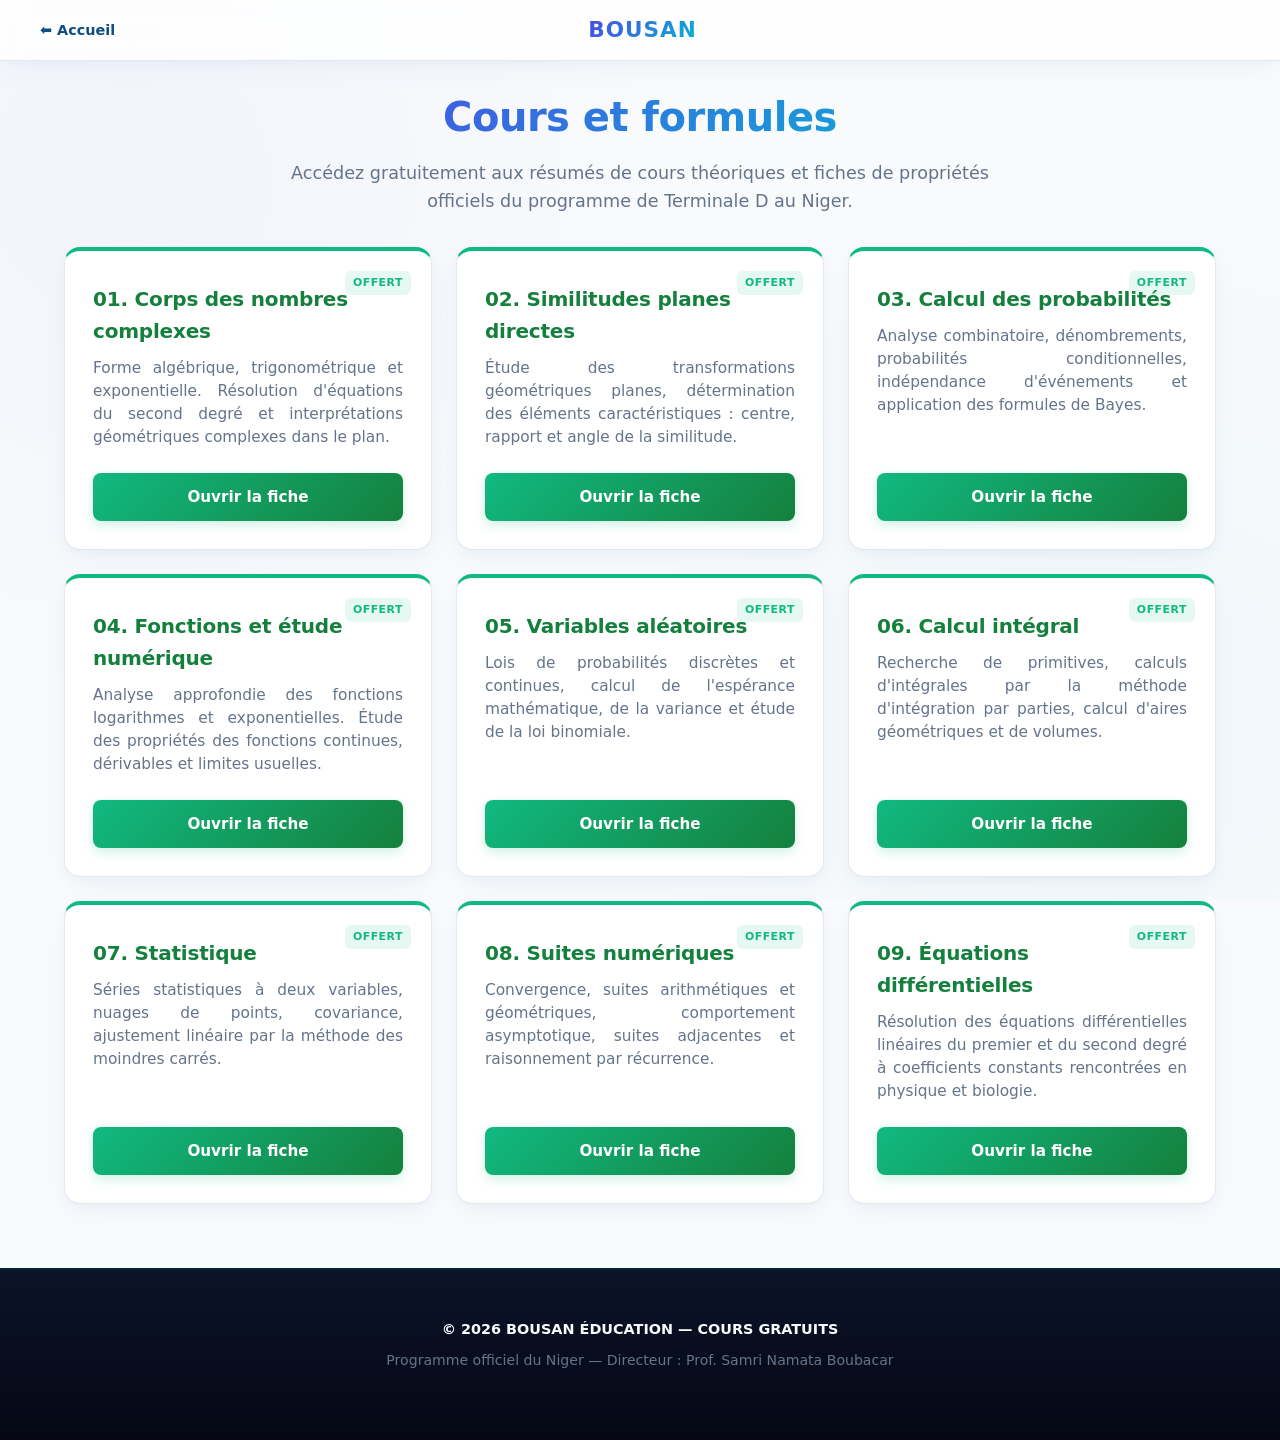
<file: cours/index.html>
<!DOCTYPE html>
<html lang="fr">
<head>
    <meta charset="UTF-8">
    <meta name="viewport" content="width=device-width, initial-scale=1.0">
    <title>BOUSAN — Cours de Mathématiques Tle D</title>
    <meta name="theme-color" content="#0f4c81">
    
    <!-- Feuille de style unifiée -->
    <link rel="stylesheet" href="../assets/css/style.css">
</head>
<body>

    <!-- En-tête simplifié avec bouton de retour -->
    <header>
        <div class="nav-container" style="justify-content: space-between; max-width: 1200px; width: 100%;">
            <a href="../index.html" style="text-decoration: none; font-size: 0.9rem; font-weight: 700; color: var(--primary);">⬅ Accueil</a>
            <div class="logo">
                <h1 class="site-logo">BOUSAN</h1>
            </div>
            <div style="width: 70px;"></div> <!-- Équilibreur visuel -->
        </div>
    </header>

    <main class="container">
        
        <!-- Zone Titre épurée -->
        <section class="hero" style="padding: 1.5rem 1rem 1rem 1rem;">
            <h2>Cours et formules</h2>
            <p>Accédez gratuitement aux résumés de cours théoriques et fiches de propriétés officiels du programme de Terminale D au Niger.</p>
        </section>

        <!-- Grille des 9 chapitres officiels du Niger -->
        <section class="resources-grid" style="margin-top: 1rem;">
            
            <!-- Chapitre 1 -->
            <div class="card math-pillar">
                <h3>01. Corps des nombres complexes</h3>
                <p>Forme algébrique, trigonométrique et exponentielle. Résolution d'équations du second degré et interprétations géométriques complexes dans le plan.</p>
                <a href="01-nombres-complexes.html" class="btn btn-math">Ouvrir la fiche</a>
            </div>

            <!-- Chapitre 2 -->
            <div class="card math-pillar">
                <h3>02. Similitudes planes directes</h3>
                <p>Étude des transformations géométriques planes, détermination des éléments caractéristiques : centre, rapport et angle de la similitude.</p>
                <a href="02-similitudes-planes.html" class="btn btn-math">Ouvrir la fiche</a>
            </div>

            <!-- Chapitre 3 -->
            <div class="card math-pillar">
                <h3>03. Calcul des probabilités</h3>
                <p>Analyse combinatoire, dénombrements, probabilités conditionnelles, indépendance d'événements et application des formules de Bayes.</p>
                <a href="03-calcul-probabilites.html" class="btn btn-math">Ouvrir la fiche</a>
            </div>

            <!-- Chapitre 4 -->
            <div class="card math-pillar">
                <h3>04. Fonctions et étude numérique</h3>
                <p>Analyse approfondie des fonctions logarithmes et exponentielles. Étude des propriétés des fonctions continues, dérivables et limites usuelles.</p>
                <a href="04-etudes-fonctions.html" class="btn btn-math">Ouvrir la fiche</a>
            </div>

            <!-- Chapitre 5 -->
            <div class="card math-pillar">
                <h3>05. Variables aléatoires</h3>
                <p>Lois de probabilités discrètes et continues, calcul de l'espérance mathématique, de la variance et étude de la loi binomiale.</p>
                <a href="05-variables-aleatoires.html" class="btn btn-math">Ouvrir la fiche</a>
            </div>

            <!-- Chapitre 6 -->
            <div class="card math-pillar">
                <h3>06. Calcul intégral</h3>
                <p>Recherche de primitives, calculs d'intégrales par la méthode d'intégration par parties, calcul d'aires géométriques et de volumes.</p>
                <a href="06-calcul-integral.html" class="btn btn-math">Ouvrir la fiche</a>
            </div>

            <!-- Chapitre 7 -->
            <div class="card math-pillar">
                <h3>07. Statistique</h3>
                <p>Séries statistiques à deux variables, nuages de points, covariance, ajustement linéaire par la méthode des moindres carrés.</p>
                <a href="07-statistique.html" class="btn btn-math">Ouvrir la fiche</a>
            </div>

            <!-- Chapitre 8 -->
            <div class="card math-pillar">
                <h3>08. Suites numériques</h3>
                <p>Convergence, suites arithmétiques et géométriques, comportement asymptotique, suites adjacentes et raisonnement par récurrence.</p>
                <a href="08-suites-numeriques.html" class="btn btn-math">Ouvrir la fiche</a>
            </div>

            <!-- Chapitre 9 -->
            <div class="card math-pillar">
                <h3>09. Équations différentielles</h3>
                <p>Résolution des équations différentielles linéaires du premier et du second degré à coefficients constants rencontrées en physique et biologie.</p>
                <a href="09-equations-differentielles.html" class="btn btn-math">Ouvrir la fiche</a>
            </div>

        </section>

    </main>

    <!-- Pied de page -->
    <footer style="margin-top: 4rem;">
        <p>© 2026 BOUSAN ÉDUCATION — COURS GRATUITS</p>
        <span class="footer-subtext">Programme officiel du Niger — Directeur : Prof. Samri Namata Boubacar</span>
    </footer>

    <!-- Script de persistance du mode nuit choisi sur l'accueil -->
    <script>
        window.addEventListener('DOMContentLoaded', () => {
            if (localStorage.getItem('bousan_theme') === 'dark') {
                document.body.classList.add('dark-theme');
            }
        });
    </script>
</body>
</html>
</file>
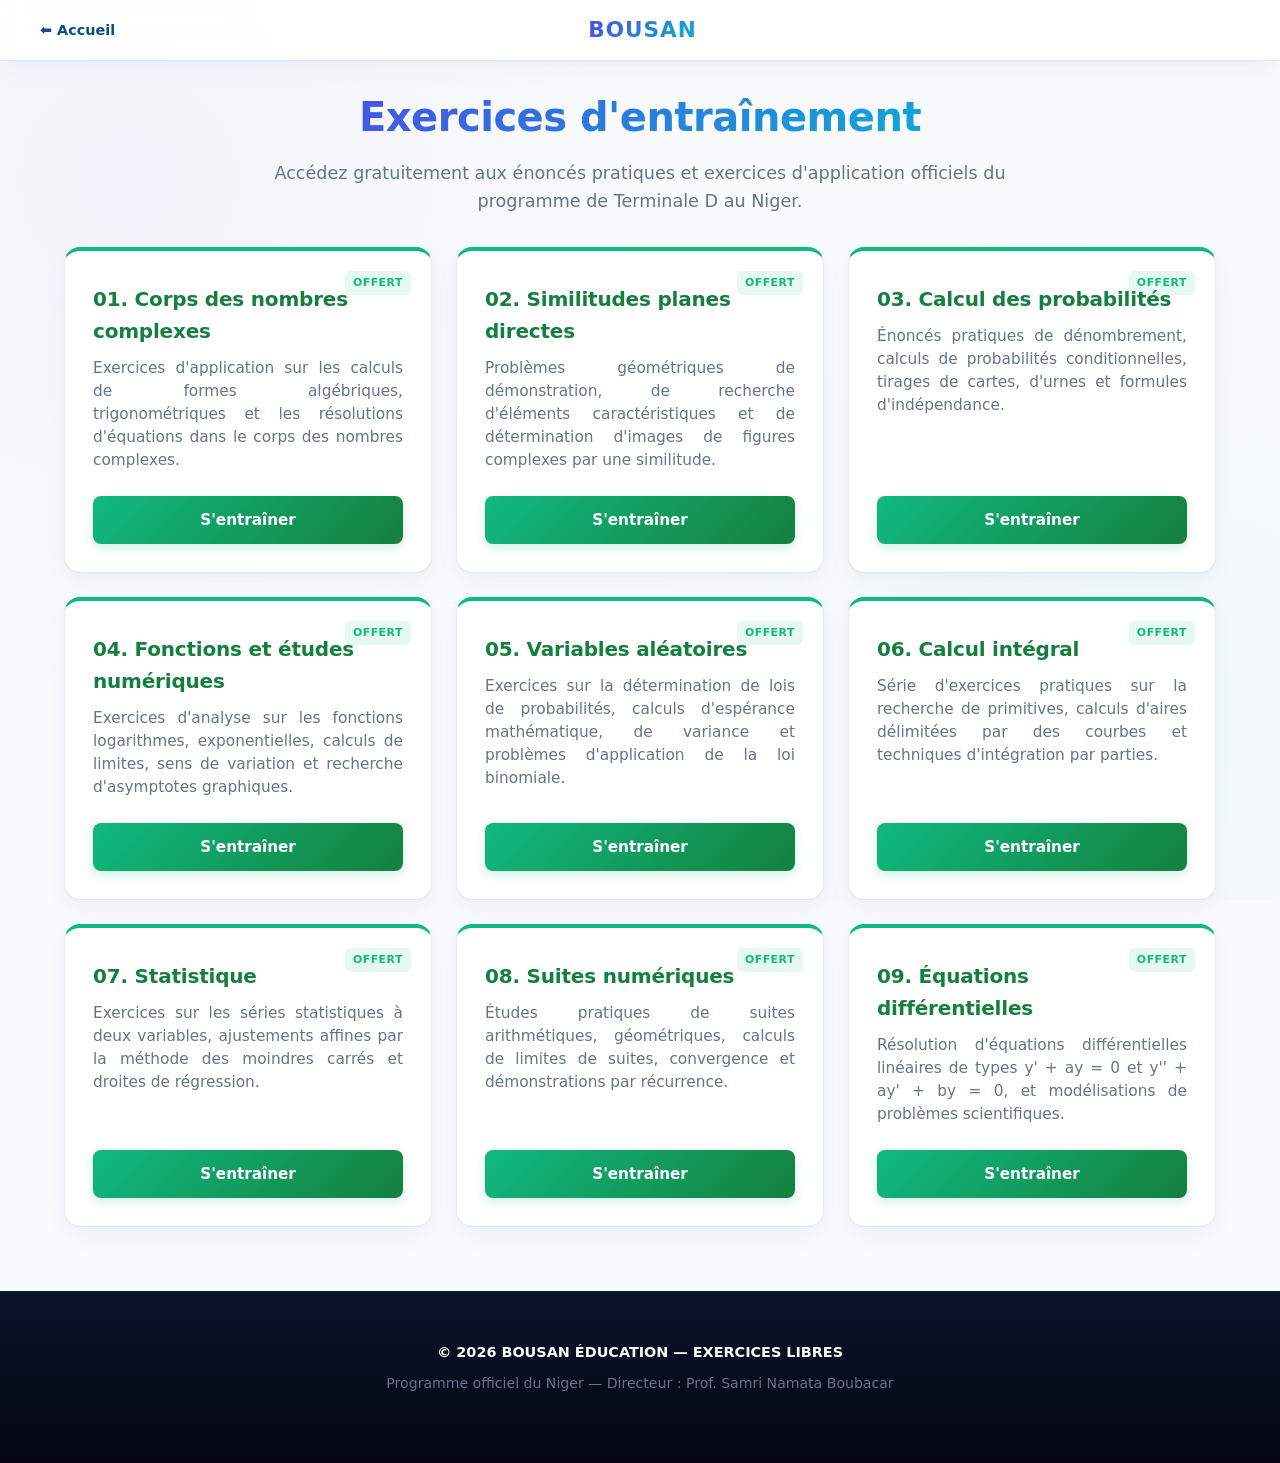
<file: exercices/index.html>
<!DOCTYPE html>
<html lang="fr">
<head>
    <meta charset="UTF-8">
    <meta name="viewport" content="width=device-width, initial-scale=1.0">
    <title>BOUSAN — Exercices de Mathématiques Tle D</title>
    <meta name="theme-color" content="#0f4c81">
    
    <!-- Feuille de style unifiée -->
    <link rel="stylesheet" href="../assets/css/style.css">
</head>
<body>

    <!-- En-tête simplifié avec bouton de retour -->
    <header>
        <div class="nav-container" style="justify-content: space-between; max-width: 1200px; width: 100%;">
            <a href="../index.html" style="text-decoration: none; font-size: 0.9rem; font-weight: 700; color: var(--primary);">⬅ Accueil</a>
            <div class="logo">
                <h1 class="site-logo">BOUSAN</h1>
            </div>
            <div style="width: 70px;"></div> <!-- Équilibreur visuel -->
        </div>
    </header>

    <main class="container">
        
        <!-- Zone Titre épurée -->
        <section class="hero" style="padding: 1.5rem 1rem 1rem 1rem;">
            <h2>Exercices d'entraînement</h2>
            <p>Accédez gratuitement aux énoncés pratiques et exercices d'application officiels du programme de Terminale D au Niger.</p>
        </section>

        <!-- Grille des 9 chapitres d'exercices officiels du Niger (Texte justifié) -->
        <section class="resources-grid" style="margin-top: 1rem;">
            
            <!-- Chapitre 1 -->
            <div class="card math-pillar">
                <h3>01. Corps des nombres complexes</h3>
                <p>Exercices d'application sur les calculs de formes algébriques, trigonométriques et les résolutions d'équations dans le corps des nombres complexes.</p>
                <a href="01-exercices-complexes.html" class="btn btn-math">S'entraîner</a>
            </div>

            <!-- Chapitre 2 -->
            <div class="card math-pillar">
                <h3>02. Similitudes planes directes</h3>
                <p>Problèmes géométriques de démonstration, de recherche d'éléments caractéristiques et de détermination d'images de figures complexes par une similitude.</p>
                <a href="02-exercices-similitudes.html" class="btn btn-math">S'entraîner</a>
            </div>

            <!-- Chapitre 3 -->
            <div class="card math-pillar">
                <h3>03. Calcul des probabilités</h3>
                <p>Énoncés pratiques de dénombrement, calculs de probabilités conditionnelles, tirages de cartes, d'urnes et formules d'indépendance.</p>
                <a href="03-exercices-probabilites.html" class="btn btn-math">S'entraîner</a>
            </div>

            <!-- Chapitre 4 -->
            <div class="card math-pillar">
                <h3>04. Fonctions et études numériques</h3>
                <p>Exercices d'analyse sur les fonctions logarithmes, exponentielles, calculs de limites, sens de variation et recherche d'asymptotes graphiques.</p>
                <a href="04-exercices-fonctions.html" class="btn btn-math">S'entraîner</a>
            </div>

            <!-- Chapitre 5 -->
            <div class="card math-pillar">
                <h3>05. Variables aléatoires</h3>
                <p>Exercices sur la détermination de lois de probabilités, calculs d'espérance mathématique, de variance et problèmes d'application de la loi binomiale.</p>
                <a href="05-exercices-variables.html" class="btn btn-math">S'entraîner</a>
            </div>

            <!-- Chapitre 6 -->
            <div class="card math-pillar">
                <h3>06. Calcul intégral</h3>
                <p>Série d'exercices pratiques sur la recherche de primitives, calculs d'aires délimitées par des courbes et techniques d'intégration par parties.</p>
                <a href="06-exercices-integrales.html" class="btn btn-math">S'entraîner</a>
            </div>

            <!-- Chapitre 7 -->
            <div class="card math-pillar">
                <h3>07. Statistique</h3>
                <p>Exercices sur les séries statistiques à deux variables, ajustements affines par la méthode des moindres carrés et droites de régression.</p>
                <a href="07-exercices-statistique.html" class="btn btn-math">S'entraîner</a>
            </div>

            <!-- Chapitre 8 -->
            <div class="card math-pillar">
                <h3>08. Suites numériques</h3>
                <p>Études pratiques de suites arithmétiques, géométriques, calculs de limites de suites, convergence et démonstrations par récurrence.</p>
                <a href="08-exercices-suites.html" class="btn btn-math">S'entraîner</a>
            </div>

            <!-- Chapitre 9 -->
            <div class="card math-pillar">
                <h3>09. Équations différentielles</h3>
                <p>Résolution d'équations différentielles linéaires de types y' + ay = 0 et y'' + ay' + by = 0, et modélisations de problèmes scientifiques.</p>
                <a href="09-exercices-equations.html" class="btn btn-math">S'entraîner</a>
            </div>

        </section>

    </main>

    <!-- Pied de page officiel sans répétitions -->
    <footer style="margin-top: 4rem;">
        <p>© 2026 BOUSAN ÉDUCATION — EXERCICES LIBRES</p>
        <span class="footer-subtext">Programme officiel du Niger — Directeur : Prof. Samri Namata Boubacar</span>
    </footer>

    <!-- Script de persistance du mode nuit choisi sur l'accueil -->
    <script>
        window.addEventListener('DOMContentLoaded', () => {
            if (localStorage.getItem('bousan_theme') === 'dark') {
                document.body.classList.add('dark-theme');
            }
        });
    </script>
</body>
</html>
</file>
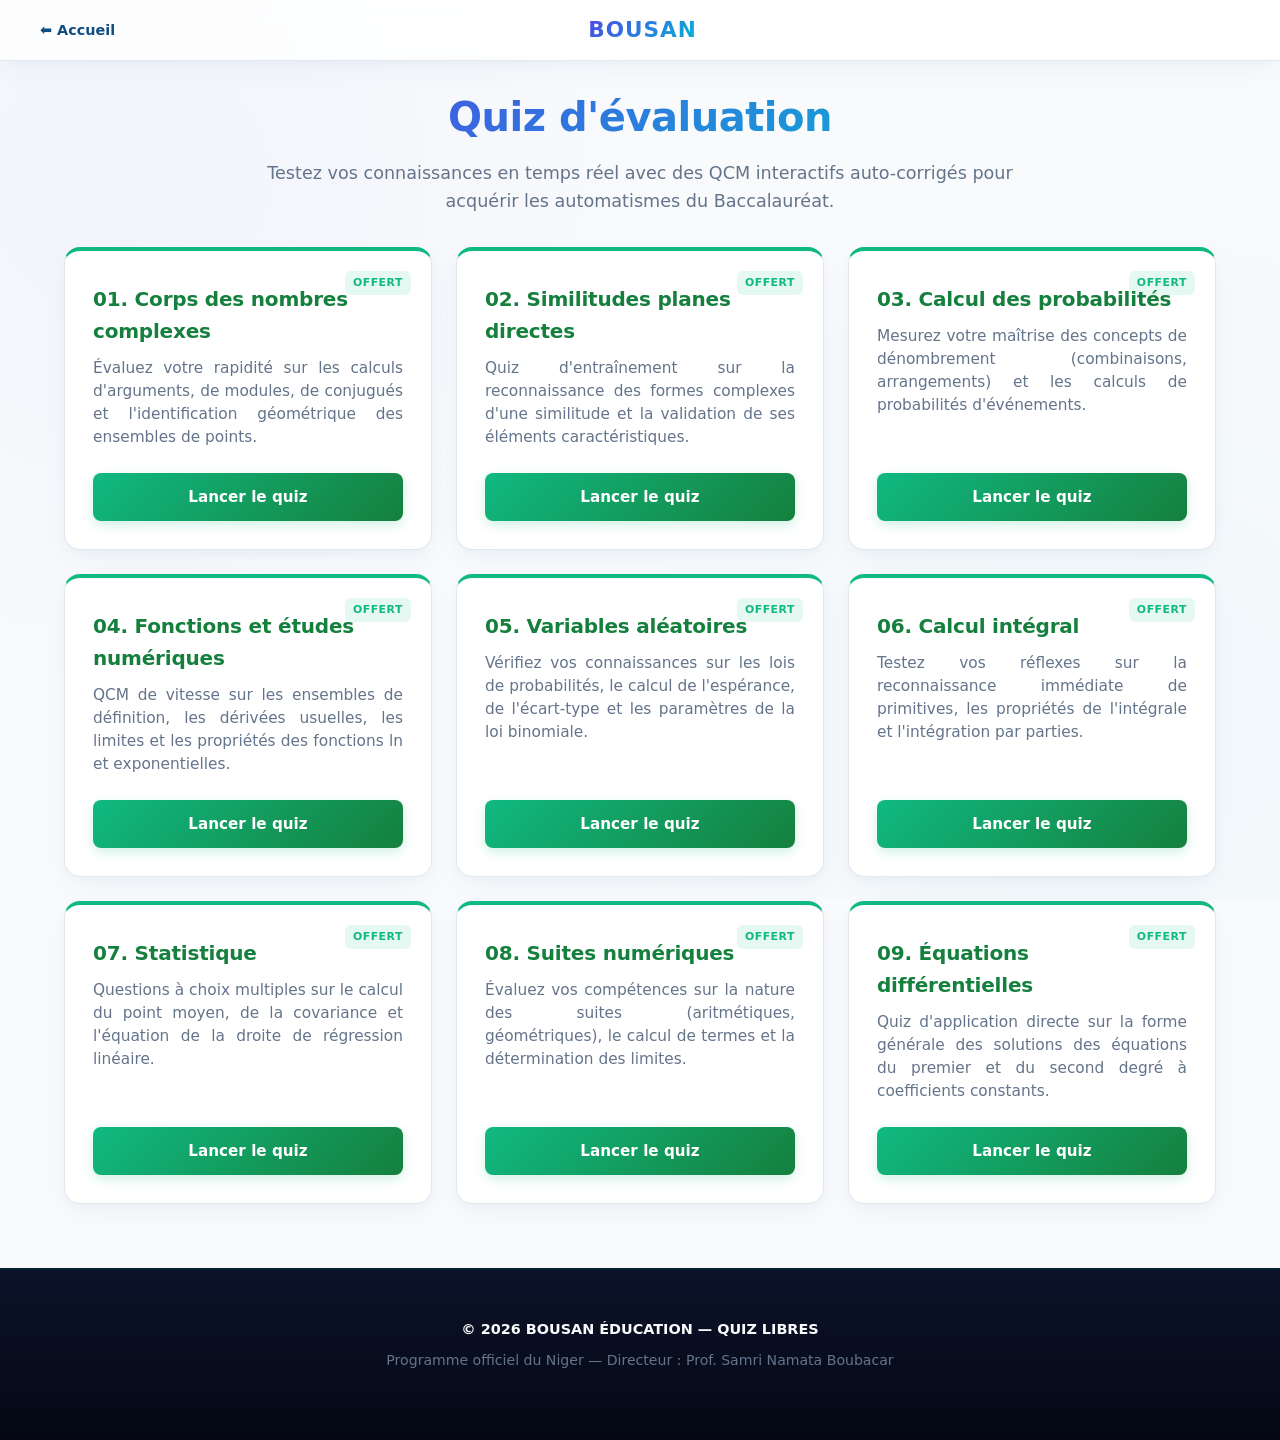
<file: quiz/index.html>
<!DOCTYPE html>
<html lang="fr">
<head>
    <meta charset="UTF-8">
    <meta name="viewport" content="width=device-width, initial-scale=1.0">
    <title>BOUSAN — Quiz de Vitesse Tle D</title>
    <meta name="theme-color" content="#0f4c81">
    
    <!-- Feuille de style unifiée -->
    <link rel="stylesheet" href="../assets/css/style.css">
</head>
<body>

    <!-- En-tête simplifié avec bouton de retour -->
    <header>
        <div class="nav-container" style="justify-content: space-between; max-width: 1200px; width: 100%;">
            <a href="../index.html" style="text-decoration: none; font-size: 0.9rem; font-weight: 700; color: var(--primary);">⬅ Accueil</a>
            <div class="logo">
                <h1 class="site-logo">BOUSAN</h1>
            </div>
            <div style="width: 70px;"></div> <!-- Équilibreur visuel -->
        </div>
    </header>

    <main class="container">
        
        <!-- Zone Titre épurée -->
        <section class="hero" style="padding: 1.5rem 1rem 1rem 1rem;">
            <h2>Quiz d'évaluation</h2>
            <p>Testez vos connaissances en temps réel avec des QCM interactifs auto-corrigés pour acquérir les automatismes du Baccalauréat.</p>
        </section>

        <!-- Grille des 9 chapitres de quiz officiels du Niger -->
        <section class="resources-grid" style="margin-top: 1rem;">
            
            <!-- Chapitre 1 -->
            <div class="card math-pillar">
                <h3>01. Corps des nombres complexes</h3>
                <p>Évaluez votre rapidité sur les calculs d'arguments, de modules, de conjugués et l'identification géométrique des ensembles de points.</p>
                <a href="01-quiz-complexes.html" class="btn btn-math">Lancer le quiz</a>
            </div>

            <!-- Chapitre 2 -->
            <div class="card math-pillar">
                <h3>02. Similitudes planes directes</h3>
                <p>Quiz d'entraînement sur la reconnaissance des formes complexes d'une similitude et la validation de ses éléments caractéristiques.</p>
                <a href="02-quiz-similitudes.html" class="btn btn-math">Lancer le quiz</a>
            </div>

            <!-- Chapitre 3 -->
            <div class="card math-pillar">
                <h3>03. Calcul des probabilités</h3>
                <p>Mesurez votre maîtrise des concepts de dénombrement (combinaisons, arrangements) et les calculs de probabilités d'événements.</p>
                <a href="03-quiz-probabilites.html" class="btn btn-math">Lancer le quiz</a>
            </div>

            <!-- Chapitre 4 -->
            <div class="card math-pillar">
                <h3>04. Fonctions et études numériques</h3>
                <p>QCM de vitesse sur les ensembles de définition, les dérivées usuelles, les limites et les propriétés des fonctions ln et exponentielles.</p>
                <a href="04-quiz-fonctions.html" class="btn btn-math">Lancer le quiz</a>
            </div>

            <!-- Chapitre 5 -->
            <div class="card math-pillar">
                <h3>05. Variables aléatoires</h3>
                <p>Vérifiez vos connaissances sur les lois de probabilités, le calcul de l'espérance, de l'écart-type et les paramètres de la loi binomiale.</p>
                <a href="05-quiz-variables.html" class="btn btn-math">Lancer le quiz</a>
            </div>

            <!-- Chapitre 6 -->
            <div class="card math-pillar">
                <h3>06. Calcul intégral</h3>
                <p>Testez vos réflexes sur la reconnaissance immédiate de primitives, les propriétés de l'intégrale et l'intégration par parties.</p>
                <a href="06-quiz-integrales.html" class="btn btn-math">Lancer le quiz</a>
            </div>

            <!-- Chapitre 7 -->
            <div class="card math-pillar">
                <h3>07. Statistique</h3>
                <p>Questions à choix multiples sur le calcul du point moyen, de la covariance et l'équation de la droite de régression linéaire.</p>
                <a href="07-quiz-statistique.html" class="btn btn-math">Lancer le quiz</a>
            </div>

            <!-- Chapitre 8 -->
            <div class="card math-pillar">
                <h3>08. Suites numériques</h3>
                <p>Évaluez vos compétences sur la nature des suites (aritmétiques, géométriques), le calcul de termes et la détermination des limites.</p>
                <a href="08-quiz-suites.html" class="btn btn-math">Lancer le quiz</a>
            </div>

            <!-- Chapitre 9 -->
            <div class="card math-pillar">
                <h3>09. Équations différentielles</h3>
                <p>Quiz d'application directe sur la forme générale des solutions des équations du premier et du second degré à coefficients constants.</p>
                <a href="09-quiz-equations.html" class="btn btn-math">Lancer le quiz</a>
            </div>

        </section>

    </main>

    <!-- Pied de page officiel -->
    <footer style="margin-top: 4rem;">
        <p>© 2026 BOUSAN ÉDUCATION — QUIZ LIBRES</p>
        <span class="footer-subtext">Programme officiel du Niger — Directeur : Prof. Samri Namata Boubacar</span>
    </footer>

    <!-- Script de persistance du mode nuit choisi sur l'accueil -->
    <script>
        window.addEventListener('DOMContentLoaded', () => {
            if (localStorage.getItem('bousan_theme') === 'dark') {
                document.body.classList.add('dark-theme');
            }
        });
    </script>
</body>
</html>
</file>
<file: assets/css/style.css>
/* ==========================================================================
   1. CHARTE GRAPHISQUE ULTRA-MODERNE CYBER AURORA — BOUSAN
   ========================================================================== */
:root {
    --bg-main: #f8fafc;
    --bg-card: #ffffff;
    --bg-darker: #f1f5f9;
    --text-main: #0f172a;
    --text-muted: #64748b;
    --border-color: rgba(15, 76, 129, 0.12);
    
    /* Couleurs Néons Élite */
    --primary-grad: linear-gradient(135deg, #4f46e5 0%, #0f4c81 100%);
    --secondary-grad: linear-gradient(135deg, #06b6d4 0%, #1b75bb 100%);
    --accent-grad: linear-gradient(135deg, #10b981 0%, #15803d 100%);
    
    --primary: #0f4c81;
    --secondary: #1b75bb;
    --accent: #15803d;
    --cyan-neon: #06b6d4;
    --white: #ffffff;
    
    --radius-premium: 16px;   
    --shadow-soft: 0 10px 30px -5px rgba(15, 76, 129, 0.05), 0 4px 12px -2px rgba(15, 76, 129, 0.03);
    --shadow-hover: 0 20px 40px -5px rgba(15, 76, 129, 0.12), 0 8px 20px -2px rgba(15, 76, 129, 0.06);
    --transition-premium: all 0.4s cubic-bezier(0.16, 1, 0.3, 1);
}

/* 🌙 Correction Mode Sombre : S'applique uniquement quand la classe dark-theme est active sur le body */
body.dark-theme {
    --bg-main: #090d1a;
    --bg-card: rgba(30, 41, 59, 0.7);
    --bg-darker: #020617;
    --text-main: #f8fafc;
    --text-muted: #94a3b8;
    --border-color: rgba(255, 255, 255, 0.08);
    --shadow-soft: 0 10px 30px -10px rgba(0, 0, 0, 0.5);
    --shadow-hover: 0 20px 40px -5px rgba(6, 182, 212, 0.15);
    --white: #1e293b;
}

/* Reset chirurgical et lissage des polices */
* { 
    margin: 0; 
    padding: 0; 
    box-sizing: border-box; 
    font-family: system-ui, -apple-system, BlinkMacSystemFont, "Segoe UI", Roboto, sans-serif; 
    -webkit-font-smoothing: antialiased;
}

body {
    color: var(--text-main); 
    background-color: var(--bg-main);
    line-height: 1.6;
    background-image: radial-gradient(circle at 10% 20%, rgba(79, 70, 229, 0.03) 0%, transparent 40%), 
                      radial-gradient(circle at 90% 80%, rgba(6, 182, 212, 0.03) 0%, transparent 40%);
    background-attachment: fixed;
    transition: background-color 0.4s ease, color 0.4s ease;
}

/* En-tête futuriste en verre dépoli adaptatif */
header {
    background-color: rgba(255, 255, 255, 0.8) !important;
    backdrop-filter: blur(12px);
    -webkit-backdrop-filter: blur(12px);
    padding: 0.8rem 2rem !important; 
    position: sticky; 
    top: 0; 
    z-index: 1000; 
    border-bottom: 1px solid var(--border-color);
    box-shadow: var(--shadow-soft);
    transition: background-color 0.4s ease;
}

/* Le header passe au sombre uniquement avec le body.dark-theme */
body.dark-theme header {
    background-color: rgba(9, 13, 26, 0.8) !important;
}

.nav-container { 
    max-width: 1200px; 
    margin: 0 auto; 
    display: flex; 
    align-items: center;
}

/* Logo */
.logo h1.site-logo { 
    background: linear-gradient(135deg, #4f46e5 0%, #06b6d4 100%);
    -webkit-background-clip: text;
    -webkit-text-fill-color: transparent;
    font-size: 1.35rem; 
    letter-spacing: 1px; 
    font-weight: 900; 
    text-transform: uppercase;
}
.logo h1.site-logo::after { content: "" !important; display: none !important; }
/* ==========================================================================
   2. ACCUEIL CYBER-AURORA & TEXTES JUSTIFIÉS
   ========================================================================== */
.hero { 
    text-align: center; 
    padding: 3.5rem 1.5rem 2rem 1.5rem; 
    max-width: 800px; 
    margin: 0 auto; 
}

.hero h2 { 
    font-size: 2.5rem; 
    font-weight: 900; 
    background: linear-gradient(135deg, #4f46e5 0%, #06b6d4 100%);
    -webkit-background-clip: text;
    -webkit-text-fill-color: transparent;
    text-align: center !important;
    letter-spacing: -0.5px;
}

.hero p { 
    font-size: 1.1rem; 
    color: var(--text-muted); 
    margin-top: 0.6rem; 
    text-align: center !important;
    font-weight: 500;
}

.container { 
    max-width: 1200px; 
    margin: 0 auto; 
    padding: 0 1.5rem; 
}

.section-title {
    text-align: center !important;
    margin: 3rem 0 1.5rem 0;
    font-weight: 900;
    font-size: 1.6rem;
    letter-spacing: -0.3px;
}
.text-free { 
    background: var(--primary-grad);
    -webkit-background-clip: text;
    -webkit-text-fill-color: transparent;
}
.text-premium { 
    background: var(--secondary-grad);
    -webkit-background-clip: text;
    -webkit-text-fill-color: transparent;
}

/* ==========================================================================
   3. BOÎTIER D'ACTIVATION ÉLITE (EFFET DE LUEUR ET GLASSMORPHISM)
   ========================================================================== */
.details-section, .gate-box { 
    background-color: var(--white); 
    border-radius: var(--radius-premium); 
    padding: 2rem !important; 
    border: 1px solid var(--border-color) !important; 
    box-shadow: var(--shadow-soft); 
    margin: 1.5rem auto; 
    width: 100%;
    max-width: 520px;
    backdrop-filter: blur(8px);
    -webkit-backdrop-filter: blur(8px);
    transition: var(--transition-premium);
}

.gate-box { 
    border-top: 5px solid transparent !important;
    position: relative;
}
/* Crée un liseré lumineux dégradé au sommet du boîtier */
.gate-box::before {
    content: "";
    position: absolute;
    top: -5px;
    left: 0;
    right: 0;
    height: 5px;
    background: var(--primary-grad);
    border-top-left-radius: var(--radius-premium);
    border-top-right-radius: var(--radius-premium);
}

.gate-box h3 { 
    color: var(--primary); 
    margin-bottom: 0.6rem; 
    font-size: 1.35rem; 
    font-weight: 900; 
    text-align: center !important; 
}
.gate-box p.gate-intro { 
    text-align: center !important; 
    font-size: 0.92rem; 
    color: var(--text-muted); 
    font-weight: 500;
}

.form-activation { display: flex; gap: 0.6rem; margin: 1.5rem 0 0.6rem 0; }
.form-activation input {
    flex: 2; 
    padding: 0.8rem 1rem; 
    border: 1px solid var(--border-color);
    border-radius: 8px; 
    font-size: 1rem; 
    font-weight: 600;
    color: var(--text-main); 
    background-color: var(--bg-darker); 
    width: 100%;
    transition: var(--transition-premium);
}
.form-activation input:focus {
    outline: none;
    border-color: #06b6d4;
    box-shadow: 0 0 0 3px rgba(6, 182, 212, 0.15);
}
.form-activation input::placeholder { font-size: 0.9rem; font-weight: 500; color: var(--text-muted); }

.form-activation button {
    flex: 1; 
    background: var(--primary-grad); 
    color: #ffffff; 
    border: none;
    padding: 0.8rem 1.4rem; 
    font-weight: 700; 
    font-size: 0.95rem;
    border-radius: 8px; 
    cursor: pointer; 
    white-space: nowrap;
    box-shadow: 0 4px 12px rgba(79, 70, 229, 0.2);
    transition: var(--transition-premium);
}
.form-activation button:hover { 
    transform: translateY(-1px);
    box-shadow: 0 6px 20px rgba(79, 70, 229, 0.35);
}
.gate-msg { font-size: 0.95rem; font-weight: 700; text-align: center; }
.payment-info { font-size: 0.85rem; color: var(--text-muted); text-align: center; margin-top: 0.6rem; font-weight: 500; }

@media (max-width: 480px) {
    .form-activation { flex-direction: column; gap: 0.7rem; }
    .form-activation input { padding: 0.85rem; text-align: center; }
    .form-activation button { width: 100%; padding: 0.85rem; white-space: normal; }
}

/* ==========================================================================
   4. BLOC DE PRÉSENTATION DE LA PLATEFORME (TEXTE JUSTIFIÉ)
   ========================================================================== */
.about-platform-section {
    background-color: var(--white);
    border-radius: var(--radius-premium);
    padding: 2rem !important;
    border: 1px solid var(--border-color) !important;
    box-shadow: var(--shadow-soft);
    margin: 2rem auto;
    width: 100%;
    max-width: 800px;
    box-sizing: border-box;
    transition: var(--transition-premium);
}

.about-platform-section h3 {
    background: var(--primary-grad);
    -webkit-background-clip: text;
    -webkit-text-fill-color: transparent;
    margin-bottom: 1rem;
    font-size: 1.4rem;
    font-weight: 900;
    letter-spacing: -0.3px;
    text-align: center !important;
}

.about-platform-section p {
    font-size: 1.02rem;
    color: var(--text-main);
    line-height: 1.7;
    text-align: justify !important;
    text-justify: inter-word;
}
/* ==========================================================================
   5. GRILLE DE COMPOSANTS INTERACTIFS ET BADGES NÉONS
   ========================================================================== */
.resources-grid { 
    display: flex; 
    flex-wrap: wrap; 
    gap: 1.5rem; 
    justify-content: center; 
    margin-bottom: 3rem; 
    width: 100%; 
}

.resources-grid .card {
    background-color: var(--white); 
    border-radius: var(--radius-premium); 
    padding: 2rem 1.75rem 1.75rem 1.75rem; 
    box-shadow: var(--shadow-soft); 
    border: 1px solid var(--border-color);
    display: flex; 
    flex-direction: column; 
    justify-content: space-between;
    width: calc(33.333% - 1rem); 
    min-width: 290px; 
    box-sizing: border-box; 
    position: relative;
    overflow: hidden;
    transition: var(--transition-premium);
}

/* Effet de lévitation magnétique et de lueur néon au survol */
.resources-grid .card:hover {
    transform: translateY(-5px);
    box-shadow: var(--shadow-hover);
}

.resources-grid .card h3 { 
    font-size: 1.25rem; 
    font-weight: 900; 
    margin-bottom: 0.6rem; 
    letter-spacing: -0.2px;
}

.resources-grid .card p { 
    font-size: 0.96rem; 
    color: var(--text-muted); 
    line-height: 1.5; 
    margin-bottom: 1.5rem; 
    flex-grow: 1; 
    text-align: justify !important;
    text-justify: inter-word;
}

/* 🟢 Style des Ressources Libres (Forfait Gratuit) */
.card.math-pillar { border-top: 4px solid #10b981 !important; }
.card.math-pillar h3 { color: var(--accent) !important; }

.btn-math {
    display: block; 
    text-align: center; 
    background: var(--accent-grad) !important; 
    color: #ffffff !important; 
    padding: 0.75rem 1rem; 
    font-weight: 700; 
    font-size: 0.95rem;
    border-radius: 8px; 
    text-decoration: none !important; 
    box-shadow: 0 4px 12px rgba(16, 185, 129, 0.2);
    transition: var(--transition-premium); 
    width: 100%; 
    border: none;
    cursor: pointer;
}
.btn-math:hover { 
    box-shadow: 0 6px 20px rgba(16, 185, 129, 0.4);
}

/* 🔵 Style des Ressources Premium (Haute Préparation) */
.card.highlight-card { border-top: 4px solid #06b6d4 !important; }
.card.highlight-card h3 { color: var(--secondary) !important; }

.btn-premium {
    display: block; 
    text-align: center; 
    background: var(--secondary-grad) !important;
    color: #ffffff !important; 
    padding: 0.75rem 1rem; 
    font-weight: 700; 
    font-size: 0.95rem;
    border-radius: 8px; 
    text-decoration: none !important; 
    box-shadow: 0 4px 12px rgba(6, 182, 212, 0.2);
    transition: var(--transition-premium); 
    width: 100%; 
    border: none;
    cursor: pointer;
}
.btn-premium:hover { 
    box-shadow: 0 6px 20px rgba(6, 182, 212, 0.4);
}

/* Badges Élite en verre poli en haut à droite des cartes */
.card::before { 
    position: absolute; 
    top: 1.25rem; 
    right: 1.25rem; 
    font-size: 0.68rem; 
    font-weight: 800; 
    padding: 0.2rem 0.5rem; 
    border-radius: 6px; 
    letter-spacing: 0.05em;
}
.card.math-pillar::before { content: "OFFERT"; background: rgba(16, 185, 129, 0.1); color: #10b981; }
.highlight-card::before { content: "PREMIUM"; background: rgba(6, 182, 212, 0.1); color: #06b6d4; }
/* ==========================================================================
   6. FOOTER IMMERSIF SOMBRE & CONFIGURATION MODALES LÉGALES
   ========================================================================== */
footer { 
    text-align: center; 
    padding: 3rem 1.5rem; 
    background: linear-gradient(180deg, #0b1329 0%, #050814 100%) !important; 
    color: #94a3b8; 
    font-size: 0.9rem; 
    margin-top: 5rem; 
    border-top: 2px solid rgba(6, 182, 212, 0.15);
    box-sizing: border-box;
}
footer p { color: #f8fafc !important; font-weight: 700; margin-bottom: 0.5rem; text-align: center !important; }
.footer-subtext { color: #64748b; font-size: 0.88rem; display: block; margin-bottom: 1.25rem; }
.footer-subtext a { color: #06b6d4 !important; text-decoration: none !important; font-weight: 600; }

.legal-triggers { display: flex; justify-content: center; gap: 2rem; }
.legal-triggers button { background: none; border: none; color: #64748b; cursor: pointer; font-size: 0.88rem; font-weight: 600; transition: var(--transition-premium); }
.legal-triggers button:hover { color: #06b6d4; text-decoration: underline; }

/* 🔓 FENÊTRES MODALES MODERNISÉES ET DÉBLOQUÉES (Suppression du !important bloquant) */
.bousan-modal { 
    display: flex; 
    position: fixed; 
    top: 0; 
    left: 0; 
    width: 100%; 
    height: 100%; 
    background-color: rgba(5, 8, 20, 0.85); 
    backdrop-filter: blur(8px); 
    -webkit-backdrop-filter: blur(8px); 
    z-index: 2000; 
    align-items: center; 
    justify-content: center; 
    padding: 1rem;
    box-sizing: border-box;
    
    /* Gestion de l'affichage fluide et sécurisé */
    opacity: 0;
    pointer-events: none;
    transition: opacity 0.3s ease;
}

/* Classe active déclenchée par l'interaction */
.bousan-modal.is-open { 
    opacity: 1 !important;
    pointer-events: auto !important;
}

.bousan-modal-content { 
    background-color: var(--white); 
    padding: 2rem; 
    border-radius: var(--radius-premium); 
    max-width: 500px; 
    width: 100%; 
    border: 1px solid var(--border-color); 
    box-shadow: var(--shadow-hover); 
    position: relative;
}
.bousan-modal-content h4 { color: var(--primary); font-size: 1.3rem; font-weight: 900; margin-bottom: 0.75rem; text-align: center !important; }
.bousan-modal-content p { color: var(--text-main); font-size: 0.98rem; line-height: 1.6; margin-bottom: 1rem; text-align: justify !important; }
.btn-close-modal { display: block; margin: 1.5rem auto 0 auto; background-color: var(--bg-darker); color: var(--text-main); border: 1px solid var(--border-color); padding: 0.6rem 1.75rem; border-radius: 8px; cursor: pointer; font-weight: 700; transition: var(--transition-premium); }
.btn-close-modal:hover { background-color: var(--border-color); }

/* ==========================================================================
   7. ADAPTATION RESPONSIVE (TABLETTES & SMARTPHONES)
   ========================================================================== */
/* Réajustements sur Tablettes (Écrans intermédiaires) */
@media (max-width: 992px) {
    .resources-grid .card { width: calc(50% - 0.75rem); }
}

/* Réajustements stricts sur Smartphones tactiles */
@media (max-width: 640px) {
    .resources-grid { gap: 1rem; }
    .resources-grid .card { width: 100% !important; padding: 1.75rem 1.5rem 1.5rem 1.5rem; }
    .hero h2 { font-size: 2rem; }
    footer { margin-top: 3rem; padding: 2.5rem 1.5rem; }
}
</file>
